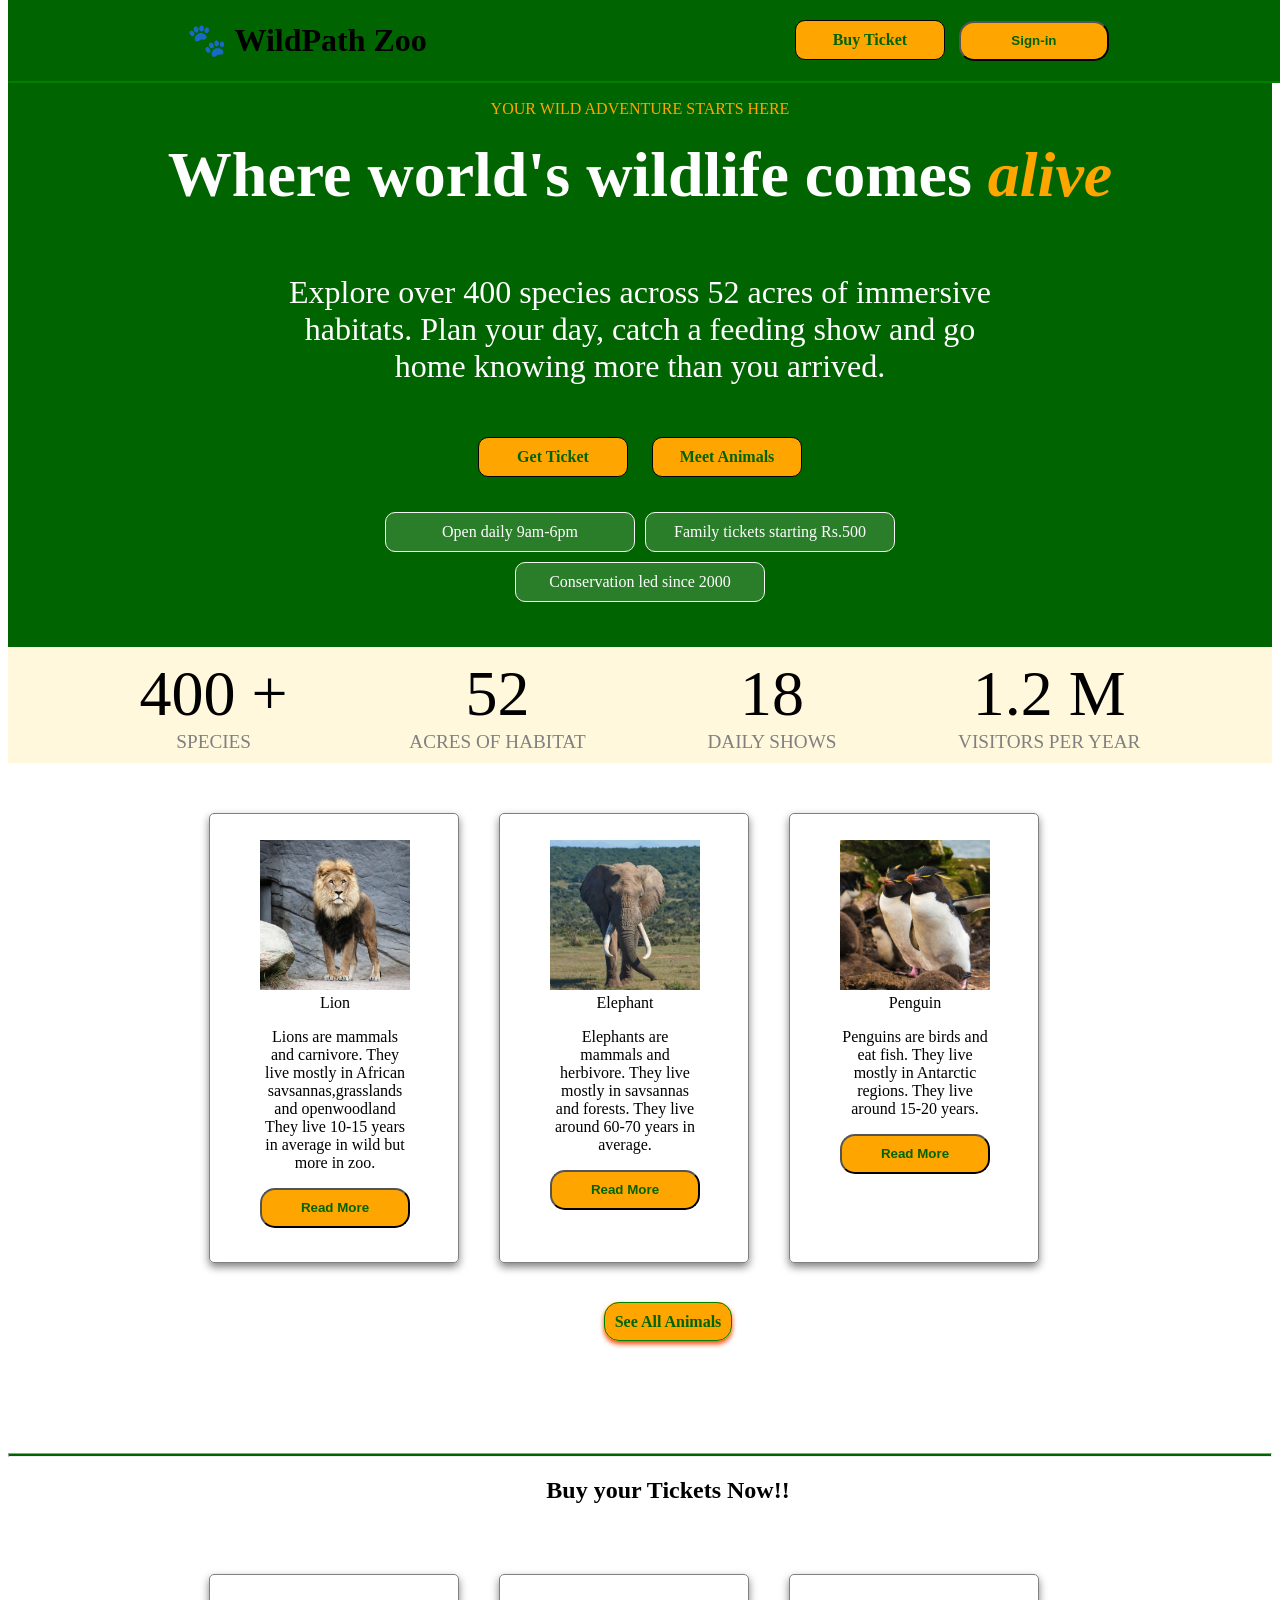
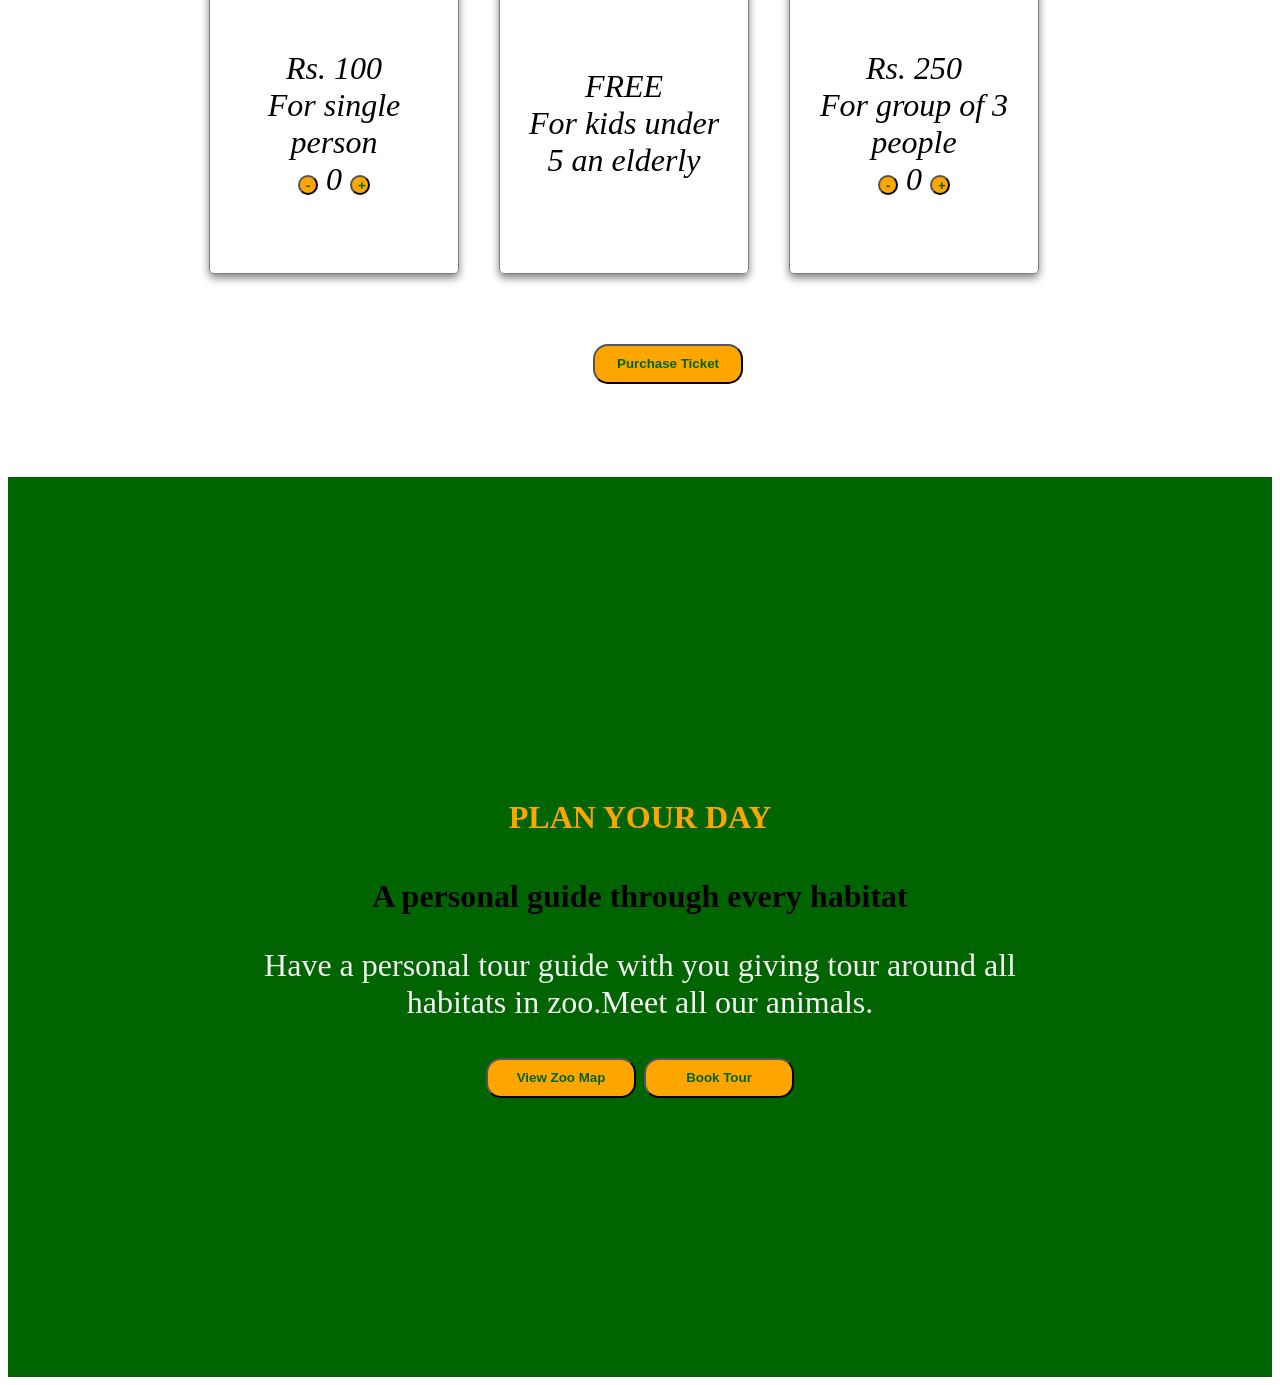
<file: index.html>
<!DOCTYPE html>
<html>
    <head>
        <meta name="viewport" content="width=device-width, initial-scale=1.0">
        <meta name="description" content="A zoo website full of amazing animals and trips.">
        <title>Zoo Website</title>
        <link rel="stylesheet" href="./styles.css">
    </head>
    <body>
        <header>
            <h1 id="title"> 🐾 WildPath Zoo</h1>
            <nav class="navigation">
                <a href="#buy-tickets">Buy Ticket</a>
                <button id="sign-inBtn">Sign-in</button>
            </nav>
        <dialog class="log-in">
            <form>
            <div class="sign-in">
              <h2>Sign-in Form</h2>
              <label for="mail-si">Email:</label>
              <input type="email" id="mail-si" name="mail" required>

              <label for="password">Password:</label>
              <input type="password" id="password" name="password">

              <button type="submit" id="sign-in">Sign-in</button>
              <button class="closeBtn">Close</button>
              <p>Don't have an accout <span class="green create-account">Create Account</span></p>
            </div>
            </form>
        </dialog>

        <dialog class="log-up">
            <form>
            <div class="sign-up">
              <h2>Sign-up Form</h2>
              <p class="green"><span aria-hidden="true">*</span> All fields are required to sign-up</p>
              <label for="first-name">First Name:</label>
              <input id="first-name" name="first-name" type="text" required>
              <label for="last-name">Last Name:</label>
              <input id="last-name" name="last-name" type="text" required>
              <label for="mail">Email:</label>
              <input type="email" id="mail" name="mail" required>
              <label for="password">Password:</label>
              <input type="password" id="password" name="password">
              <button type="submit" id="sign-up">Sign-up</button>
              <button class="closeBtn">Close</button>
              <p >Already have an accout <span class="green accountCreated">Sign-in</span></p>
            </div>
            </form>
        </dialog>

        <dialog class="tickets">
           <form>
              <h2>Visitor Details:</h2>
              <label for="full-name">Full Name (Required) </label>
              <input type="text" id="full-name" required name="full-name">

              <label for="email-id">Email for Conformation Message (Required)</label>
              <input type="email" id="email-id" required name="email-id">

              <label for="number">Phone Number </label>
              <input type="tel" id="number" name="number">

              <h2>Visit Details:</h2>
              <label for="date">Date of Visit (Required)</label>
              <input type="date" id="date" name="date" required>
               
              <label for="no-of-tickets">Number of Tickets </label>
              <input id="no-of-tickets" type="number" readonly>

              <label for="total">Toatal Cost </label>
              <input type="text" id="total" name="total" readonly>

              <h2>Payment Details:</h2>
              <label for="card-number">Card Number (Required)</label>
              <input type="text" required id="card-number" name="card-number">

              <label for="exp">Expiry (Required)</label>
              <input id="exp" name="exp" type="text" required>

              <label for="cvv">CVV (Required)</label>
              <input id="cvv" name="cvv" type="text" required>

              <button type="submit">Confirm and Buy</button>
              <button type="button" id="cancel">Cancel</button>

            </form>
        </dialog>

        </header>
        <section class="hero-section">
            <span class="orange ">YOUR WILD ADVENTURE STARTS HERE</span> <h2><span class="large">Where world's wildlife comes <span class="orange italic">alive</span></span></h2>
            <p>Explore over 400 species across 52 acres of immersive habitats. 
                Plan your day, catch a feeding show and go home knowing more than you arrived.</p>
                <nav class="navigation">
                    <a href="#buy-tickets">Get Ticket</a>
                    <a href="./animals.html">Meet Animals</a>
                </nav>
                <div class="info">
                    <span>Open daily 9am-6pm</span>
                    <span>Family tickets starting Rs.500</span>
                    <span>Conservation led since 2000</span>
                </div>
        </section>
        <div class="banner-info">
            <span class="large">400 +<span class="small grey">SPECIES</span></span>
            <span class="large">52 <span class=" grey small">ACRES OF HABITAT</span></span>
            <span class="large">18 <span class="grey small">DAILY SHOWS</span></span>
            <span class="large">1.2 M<span class="small grey">VISITORS PER YEAR </span></span>
        </div>
        <section class="animals">
            <section class="animal-card">
            <div class="card">
                <figure>
                <img src="./images/lion (1).jpg" alt="lion">
                <figcaption>Lion</figcaption>
                <p>Lions are mammals and carnivore. They live mostly in African savsannas,grasslands and openwoodland
                    They live 10-15 years in average in wild but more in zoo.
                </p>
                <button class="read-more">Read More</button>
                </figure>
            </div>
            <dialog  class="animal-details">
                <img src="./images/lion (1).jpg" alt="lion">
                <figcaption>Lion</figcaption>
                <div class="information">
                    <p><span class="bold">Type:</span> Mammals</p>
                    <p><span class="bold">Group:</span> Big Cats</p>
                    <p><span class="bold">Habitat:</span> African savannas, grasslands, open woodland</p>
                    <p><span class="bold">Diet:</span> Carnivore (meat eaters)</p>
                    <p><span class="bold">Average Lifespan:</span> 10-14 years in wild, longer in zoo</p>
                    <p><span class="bold">Size:</span> 120-250 kg</p>
                    <p><span class="bold">Fun Fact:</span> A lion's mane can make it look larger and may signal age and health.</p>
                    <h3>
                        Basic Information
                    </h3>
                    <ul>
                        <li>Lions live in social groups called <strong>prides</strong>.</li>
                        <li>A pride usually contains females, cubs, and a few males.</li>
                        <li>Females usually do most hunting.</li>
                    </ul>
                    <h3>
                        Adaptations
                    </h3>
                    <ul>
                        <li>Strong night vision.</li>
                        <li>Sharp retractable claws.</li>
                        <li>Roaring helps defend territory.</li>
                    </ul>
                </div>
              <button class="close">Close</button>

            </dialog>
            <div class="card">
                <figure>
                <img src="./images/elephant (1).jpg" alt="elephant">
                <figcaption>Elephant</figcaption>
                <p>Elephants are mammals and herbivore. They live mostly in  savsannas and forests.
                    They live around 60-70 years in average.
                </p>
                <button class="read-more">Read More</button>
                </figure>
            </div>
            <dialog  class="animal-details">
                <img src="./images/elephant (1).jpg" alt="elephant">
                <figcaption>Elephant</figcaption>
                <div class="information">
                    <p><span class="bold">Type:</span> Mammals</p>
                    <p><span class="bold">Habitat:</span> Savannas and forests</p>
                    <p><span class="bold">Diet:</span> Herbivore</p>
                    <p><span class="bold">Average Lifespan:</span>Around 60-70 years</p>
                    <p><span class="bold">Size:</span> 120-250 kg</p>
                    <p><span class="bold">Fun Fact:</span> Elephants communicate through low-frequency sounds over long distances.</p>
                    <h3>
                        Basic Information
                    </h3>
                    <ul>
                        <li>Largest land animal. </li>
                        <li>Lives in family groups led by older females.</li>
                    </ul>
                    <h3>
                        Adaptations
                    </h3>
                    <ul>
                        <li>Trunk used for breathing, grabbing food, drinking.</li>
                        <li>Large ears help cool body temperature.</li>
                    </ul>
                </div>
              <button class="close">Close</button>

            </dialog>
            <div class="card">
                <figure>
                <img src="./images/penguine (1).jpg" alt="Penguin">
                <figcaption>Penguin</figcaption>
                <p>Penguins are birds and eat fish. They live mostly in Antarctic regions.
                    They live around 15-20 years.
                </p>
                <button class="read-more">Read More</button>
                </figure>
            </div>
            <dialog  class="animal-details">
                <img src="./images/penguine (1).jpg" alt="Penguin">
                <figcaption>Penguin</figcaption>
                <div class="information">
                    <p><span class="bold">Type:</span> Birds</p>
                    <p><span class="bold">Habitat:</span>Antarctic regions</p>
                    <p><span class="bold">Diet:</span> Fish ,squid and krill</p>
                    <p><span class="bold">Average Lifespan:</span> Around 15-20 years</p>
                    <p><span class="bold">Size:</span> 120-250 kg</p>
                    <p><span class="bold">Fun Fact:</span> Emperor penguin fathers help protect eggs during harsh winter conditions.</p>
                    <h3>
                        Basic Information
                    </h3>
                    <ul>
                        <li>Penguins cannot fly but are excellent swimmers.</li>
                        <li>They live in large colonies.</li>
                    </ul>
                    <h3>
                        Adaptations
                    </h3>
                    <ul>
                        <li>Dense waterproof feathers.</li>
                        <li>Thick fat layer for insulation.</li>
                    </ul>

                </div>
              <button class="close">Close</button>

            </dialog>
        </section>
         <a class="anchor" href="./animals.html">See All Animals</a>
        </section>
        <hr>
        <div class="ticket-purchase">
           <h2>Buy your Tickets Now!!</h2>
           <section id="buy-tickets">
              <div class="card ticket" data-price="100">
                <span class="price">Rs. 100</span>
                <span>For single person</span>
                <div>
                  <button class="minus">-</button>

                  <span class="count">0</span>

                  <button class="plus">+</button>
               </div>
              </div>
              <div class="card">
                <span class="price">FREE</span>
                <span>For kids under 5 an elderly</span>
              </div>
              <div class="card ticket" data-price="250">
                <span class="price">Rs. 250</span>
                <span>For group of 3 people </span>
                <div>
                  <button class="minus">-</button>

                  <span class="count">0</span>

                  <button class="plus">+</button>
               </div>
              </div>

           </section>
          <button id="ticket-btn">Purchase Ticket</button>

        </div>
        <section class="tour">
            <h4 class="orange"> PLAN YOUR DAY </h4>
            <span>A personal guide through every habitat</span>
            <p class="white">Have a personal tour guide with you giving tour around all habitats in zoo.Meet all our animals.</p>
            <nav>
            <button type="button" id="view-zoo-btn">View Zoo Map</button>
            <button type="button" id="tour-btn">Book Tour</button>
            </nav>
        </section>
         <dialog class="tour-purchase">
           <form>
              <h2>Visitor Details:</h2>
              <label for="full-name">Full Name (Required) </label>
              <input type="text" id="full-name" required name="full-name">

              <label for="email-id">Email for Conformation Message (Required)</label>
              <input type="email" id="email-id" required name="email-id">

              <label for="number">Phone Number </label>
              <input type="tel" id="number" name="number">

              <h2>Visit Details:</h2>
              <label for="date-tour">Date of Visit (Required)</label>
              <input type="date" id="date-tour" name="date" required>
               
              <label for="total-cost">Toatal Cost </label>
              <input type="text" id="total-cost" name="total" value="Rs 5000" readonly>

              <h2>Payment Details:</h2>
              <label for="card-number-tour">Card Number (Required)</label>
              <input type="text" required id="card-number-tour" name="card-number">

              <label for="exp-tour">Expiry (Required)</label>
              <input id="exp-tour" name="exp" type="text" required>

              <label for="cvv-tour">CVV (Required)</label>
              <input id="cvv-tour" name="cvv" type="text" required>

              <button type="submit">Confirm and Buy</button>
              <button type="button" id="cancel-tour">Cancel</button>

            </form>
        </dialog>
        <dialog id="zoo-map">
            <img src="./images/Zoo Map and Guide.png" alt="Zoo map and guide">
            <figcaption>Zoo Map and Guide</figcaption>
            <button type="button" id="zoo-map-cancel">Close</button>
        </dialog>


        <script src="./script.js"></script>

    </body>
</html>
</file>
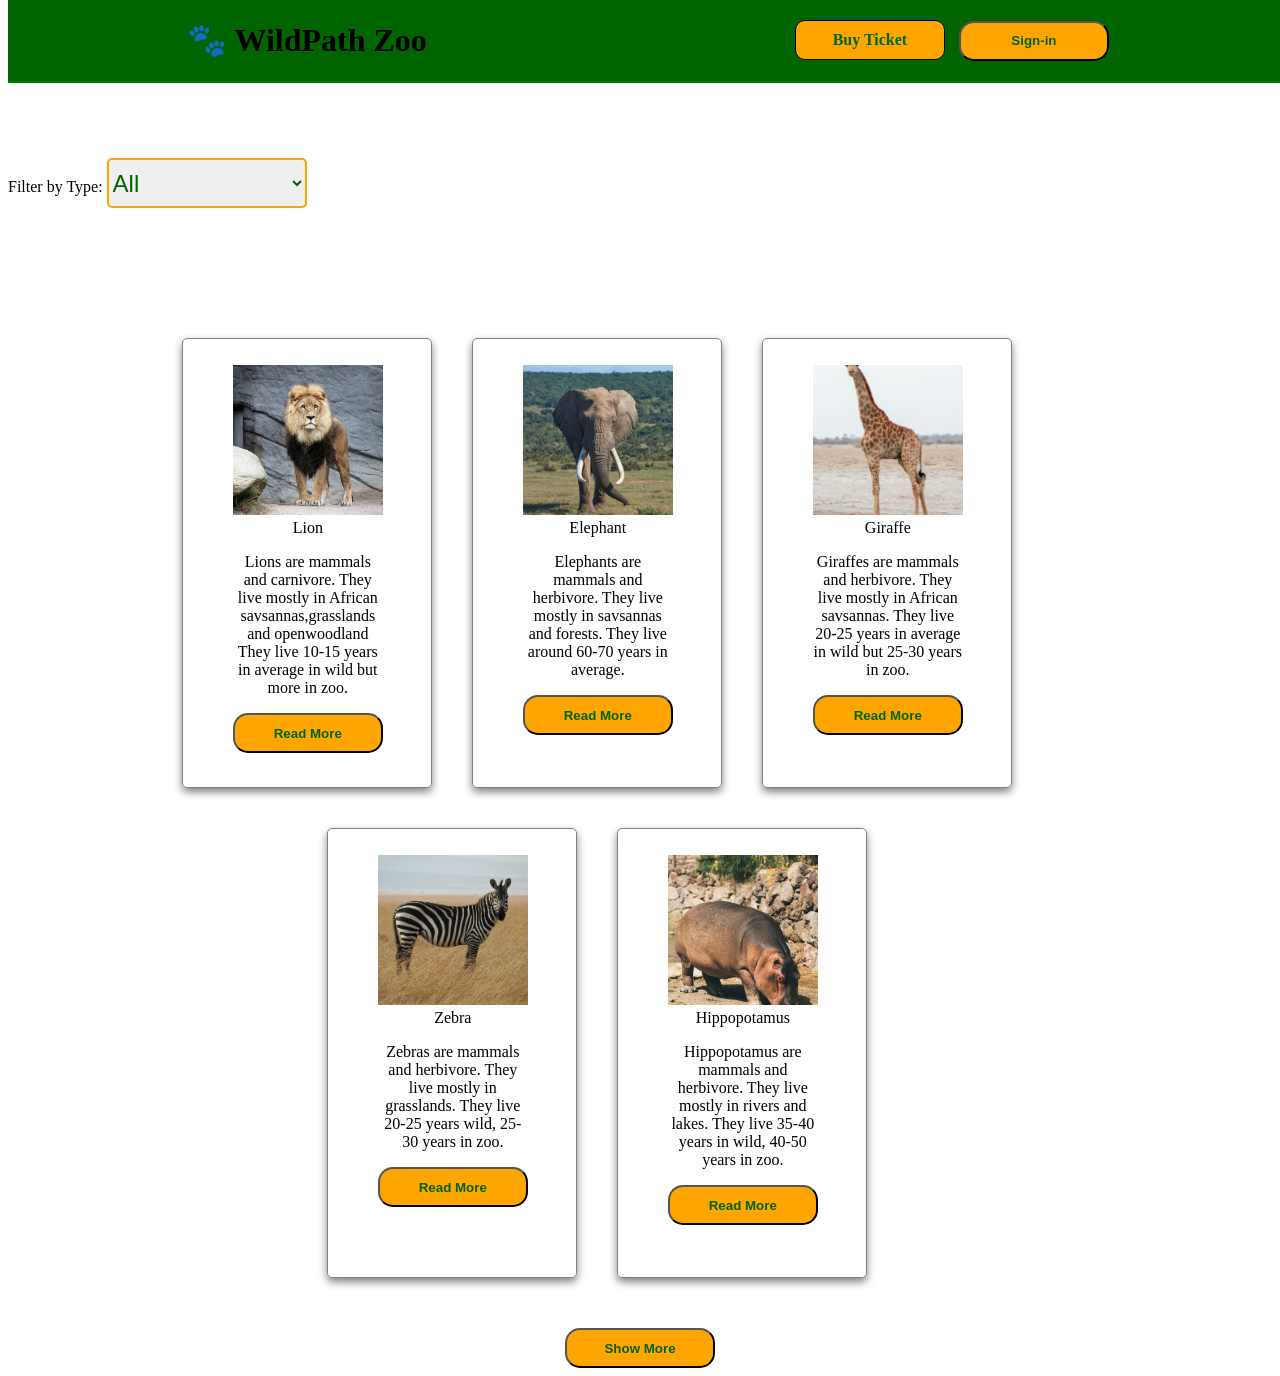
<file: animals.html>
<!DOCTYPE html>
<html>
    <head>
        <meta name="viewport" content="width=device-width, initial-scale=1.0">
        <meta name="description" content="A zoo website full of amazing animals and trips.">
        <title>Zoo Website</title>
        <link rel="stylesheet" href="./styles.css">
    </head>
    <body>
        <header>
            <h1 id="title">🐾 WildPath Zoo</h1>
            <nav class="navigation">
                <a href="./index.html#buy-tickets">Buy Ticket</a>
                <button id="sign-inBtn">Sign-in</button>
            </nav>
        <dialog class="log-in">
            <form>
            <div class="sign-in">
              <h2>Sign-in Form</h2>
              <p class="green"><span aria-hidden="true">*</span>All fields are required to sign-in</p>
              <label for="first-name-si">First Name:</label>
              <input id="first-name-si" name="first-name" type="text" required>
              <label for="last-name-si">Last Name:</label>
              <input id="last-name-si" name="last-name" type="text" required>
              <label for="mail-si">Email:</label>
              <input type="email" id="mail-si" name="mail" required>
              <button type="submit" id="sign-in">Sign-in</button>
              <button class="closeBtn">Close</button>
              <p>Don't have an accout <span class="green create-account">Create Account</span></p>
            </div>
            </form>
        </dialog>

        <dialog class="log-up">
            <form>
            <div class="sign-up">
              <h2>Sign-up Form</h2>
              <p class="green"><span aria-hidden="true">*</span> All fields are required to sign-up</p>
              <label for="first-name">First Name:</label>
              <input id="first-name" name="first-name" type="text" required>
              <label for="last-name">Last Name:</label>
              <input id="last-name" name="last-name" type="text" required>
              <label for="mail">Email:</label>
              <input type="email" id="mail" name="mail" required>
              <button type="submit" id="sign-up">Sign-up</button>
              <button class="closeBtn">Close</button>
              <p >Already have an accout <span class="green accountCreated">Sign-in</span></p>
            </div>
            </form>
        </dialog>

        </header>
        
        <label for="animal-filter">Filter by Type: </label>
        <select id="animal-filter" class="filter">
            <option value="all" id="all">All</option>
            <option value="mammals" id="mammals">Mammals</option>
            <option value="reptiles" id="reptiles">Reptiles</option>
            <option value="birds" id="birds">Birds</option>
            <option value="insects" id="insects">Insects</option>
            <option value="arachnids" id="arachnids">Arachnids</option>

        </select>
        <p class="no-results" style="display:none;">No animals found for this category.</p>
    <section class="animals-6">
        <section class="animal-card">
            <div class="card " data-category="mammals">
                <figure>
                <img src="./images/lion (1).jpg" alt="lion">
                <figcaption>Lion</figcaption>
                <p>Lions are mammals and carnivore. They live mostly in African savsannas,grasslands and openwoodland
                    They live 10-15 years in average in wild but more in zoo.
                </p>
                <button class="read-more">Read More</button>
                </figure>
            </div>
            <dialog  class="animal-details">
                <img src="./images/lion (1).jpg" alt="lion">
                <figcaption>Lion</figcaption>
                <div class="information">
                    <p><span class="bold">Type:</span> Mammals</p>
                    <p><span class="bold">Group:</span> Big Cats</p>
                    <p><span class="bold">Habitat:</span> African savannas, grasslands, open woodland</p>
                    <p><span class="bold">Diet:</span> Carnivore (meat eaters)</p>
                    <p><span class="bold">Average Lifespan:</span> 10-14 years in wild, longer in zoo</p>
                    <p><span class="bold">Size:</span> 120-250 kg</p>
                    <p><span class="bold">Fun Fact:</span> A lion's mane can make it look larger and may signal age and health.</p>
                    <h3>
                        Basic Information
                    </h3>
                    <ul>
                        <li>Lions live in social groups called <strong>prides</strong>.</li>
                        <li>A pride usually contains females, cubs, and a few males.</li>
                        <li>Females usually do most hunting.</li>
                    </ul>
                    <h3>
                        Adaptations
                    </h3>
                    <ul>
                        <li>Strong night vision.</li>
                        <li>Sharp retractable claws.</li>
                        <li>Roaring helps defend territory.</li>
                    </ul>
                </div>
              <button class="close">Close</button>

            </dialog>


            <div class="card " data-category="mammals">
                <figure>
                <img src="./images/elephant (1).jpg" alt="elephant">
                <figcaption>Elephant</figcaption>
                <p>Elephants are mammals and herbivore. They live mostly in  savsannas and forests.
                    They live around 60-70 years in average.
                </p>
                <button class="read-more">Read More</button>
                </figure>
            </div>
            <dialog  class="animal-details">
                <img src="./images/elephant (1).jpg" alt="elephant">
                <figcaption>Elephant</figcaption>
                <div class="information">
                    <p><span class="bold">Type:</span> Mammals</p>
                    <p><span class="bold">Habitat:</span> Savannas and forests</p>
                    <p><span class="bold">Diet:</span> Herbivore</p>
                    <p><span class="bold">Average Lifespan:</span>Around 60-70 years</p>
                    <p><span class="bold">Size:</span> 120-250 kg</p>
                    <p><span class="bold">Fun Fact:</span> Elephants communicate through low-frequency sounds over long distances.</p>
                    <h3>
                        Basic Information
                    </h3>
                    <ul>
                        <li>Largest land animal. </li>
                        <li>Lives in family groups led by older females.</li>
                    </ul>
                    <h3>
                        Adaptations
                    </h3>
                    <ul>
                        <li>Trunk used for breathing, grabbing food, drinking.</li>
                        <li>Large ears help cool body temperature.</li>
                    </ul>
                </div>
              <button class="close">Close</button>
            </dialog>



            <div class="card " data-category="mammals">
                <figure>
                <img src="./images/girrafe (1).jpg" alt="girafe">
                <figcaption>Giraffe</figcaption>
                <p>Giraffes are mammals and herbivore. They live mostly in African savsannas.
                    They live 20-25 years in average in wild but 25-30 years in zoo.
                </p>
                <button class="read-more">Read More</button>
                </figure>
            </div>
            <dialog  class="animal-details">
                <img src="./images/girrafe (1).jpg" alt="giraffe">
                <figcaption>Lion</figcaption>
                <div class="information">
                    <p><span class="bold">Type:</span> Mammals</p>
                    <p><span class="bold">Group:</span> Giraffids</p>
                    <p><span class="bold">Habitat:</span> African savannas</p>
                    <p><span class="bold">Diet:</span> Herbivoore</p>
                    <p><span class="bold">Average Lifespan:</span> 20-25 years in wild, 25-30 years in zoo</p>
                    <p><span class="bold">Size:</span> 700-1900 kg based on sex</p>
                    <p><span class="bold">Fun Fact:</span> A giraffe’s tongue can be about 45–50 cm long.</p>
                    <h3>
                        Basic Information
                    </h3>
                    <ul>
                        <li>Tallest land animal.</li>
                        <li>Long neck helps reach high branches.</li>
                    </ul>
                    <h3>
                        Adaptations
                    </h3>
                    <ul>
                        <li>Long tongue protects against thorny plants.</li>
                        <li>Specialized heart pumps blood to the brain.</li>
                    </ul>
                </div>
              <button class="close">Close</button>

            </dialog>


            <div class="card " data-category="mammals">
                <figure>
                <img src="./images/zebra (1).jpg" alt="zebra">
                <figcaption>Zebra</figcaption>
                <p>Zebras are mammals and herbivore. They live mostly in grasslands.
                    They live 20-25 years wild, 25-30 years in zoo.
                </p>
                <button class="read-more">Read More</button>
                </figure>
            </div>
            <dialog  class="animal-details">
                <img src="./images/zebra (1).jpg" alt="zebra">
                <figcaption>Zebra</figcaption>
                <div class="information">
                    <p><span class="bold">Type:</span> Mammals</p>
                    <p><span class="bold">Group:</span> Equids (horse family)</p>
                    <p><span class="bold">Habitat:</span> Grasslands</p>
                    <p><span class="bold">Diet:</span> Herbivore </p>
                    <p><span class="bold">Average Lifespan:</span> 20-25 years in wild, 25-30 years in zoo</p>
                    <p><span class="bold">Size:</span> About 350 kg</p>
                    <p><span class="bold">Fun Fact:</span> Each zebra has unique stripes just likde human fingerprints.</p>
                    <h3>
                        Basic Information
                    </h3>
                    <ul>
                        <li>Related to horses.</li>
                        <li>Lives in groups for protection..</li>
                    </ul>
                    <h3>
                        Adaptations
                    </h3>
                    <ul>
                        <li>Strong legs for running.</li>
                        <li>Stripes may confuse predators.</li>
                    </ul>
                </div>
              <button class="close">Close</button>

            </dialog>


            <div class="card " data-category="mammals">
                <figure>
                <img src="./images/hippopotamus (1).jpg" alt="hippopotamus">
                <figcaption>Hippopotamus</figcaption>
                <p>Hippopotamus are mammals and herbivore. They live mostly in rivers and lakes.
                    They live 35-40 years in wild, 40-50 years in zoo.
                </p>
                <button class="read-more">Read More</button>
                </figure>
            </div>
            <dialog  class="animal-details">
                <img src="./images/hippopotamus (1).jpg" alt="hippopotamus">
                <figcaption>Hippopotamus</figcaption>
                <div class="information">
                    <p><span class="bold">Type:</span> Mammals</p>
                    <p><span class="bold">Group:</span> Hippopotamids (large semi-aquatic hoofed mammals)</p>
                    <p><span class="bold">Habitat:</span> Rivers and Lakes</p>
                    <p><span class="bold">Diet:</span> Herbivore</p>
                    <p><span class="bold">Average Lifespan:</span> 35-40 years in wild, 40-50 years in zoo</p>
                    <p><span class="bold">Size:</span> About 2000 kg</p>
                    <p><span class="bold">Fun Fact:</span> Hippos produce a reddish skin secretion sometimes nicknamed “blood sweat.”</p>
                    <h3>
                        Basic Information
                    </h3>
                    <ul>
                        <li>Spends much of the day in water.</li>
                        <li>Comes onto land mostly at night.</li>
                    </ul>
                    <h3>
                        Adaptations
                    </h3>
                    <ul>
                        <li>Eyes and nostrils positioned high on head.</li>
                    </ul>
                </div>
              <button class="close">Close</button>

            </dialog>


        </section>
        <button class="show-more">Show More</button>
    </section>
    <section  class="animals-12">
               <section class="animal-card">
            <div class="card" data-category="mammals">
                <figure>
                <img src="./images/tiger (1).jpg" alt="tiger">
                <figcaption>Tiger</figcaption>
                <p>Tigers are mammals and carnivore. They live mostly in forests,grasslands and mangroves.
                    They live 10-15 years in average in wild but 20-26 years in zoo.
                </p>
                <button class="read-more">Read More</button>
                </figure>
            </div>
            <dialog  class="animal-details">
                <img src="./images/tiger (1).jpg" alt="tiger">
                <figcaption>Tiger</figcaption>
                <div class="information">
                    <p><span class="bold">Type:</span> Mammals</p>
                    <p><span class="bold">Group:</span> Big Cats</p>
                    <p><span class="bold">Habitat:</span> forests,grasslands and mangroves</p>
                    <p><span class="bold">Diet:</span> Carnivore (meat eaters)</p>
                    <p><span class="bold">Average Lifespan:</span> 10-15 years in wild, 20-26 years in zoo</p>
                    <p><span class="bold">Size:</span> about 190 kg</p>
                    <p><span class="bold">Fun Fact:</span> Even a tiger’s skin has stripe patterns.</p>
                    <h3>
                        Basic Information
                    </h3>
                    <ul>
                        <li>Tigers are mostly <strong>solitary animals</strong>.</li>
                        <li>They are excellent swimmers.</li>
                    </ul>
                    <h3>
                        Adaptations
                    </h3>
                    <ul>
                        <li>Stripes help camouflage in tall grass.</li>
                        <li>Powerful back legs for jumping.</li>
                    </ul>
                </div>
              <button class="close">Close</button>

            </dialog>


            <div class="card" data-category="mammals">
                <figure>
                <img src="./images/rhiniseros (1).jpg" alt="Rhinoceros">
                <figcaption>Rhinoceros</figcaption>
                <p>Rhinoceros are mammals and herbivore. They live mostly in grasslands.
                    They live around 35-40 years in wild and 40-50 years in zoo.
                </p>
                <button class="read-more">Read More</button>
                </figure>
            </div>
            <dialog  class="animal-details">
                <img src="./images/rhiniseros (1).jpg" alt="Rhinoceros">
                <figcaption>Rhinoceros</figcaption>
                <div class="information">
                    <p><span class="bold">Type:</span> Mammals</p>
                    <p><span class="bold">Group:</span> Rhinocerotidae</p>                  
                    <p><span class="bold">Habitat:</span> Grasslands</p>
                    <p><span class="bold">Diet:</span> Herbivore</p>
                    <p><span class="bold">Average Lifespan:</span>Around 35-40 years in wild and 40-50 years in zoo</p>
                    <p><span class="bold">Size:</span> About 2000 kg</p>
                    <p><span class="bold">Fun Fact:</span> Rhino horns are made mainly of keratin—the same material as human nails.</p>
                    <h3>
                        Basic Information
                    </h3>
                    <ul>
                        <li>Has thick protective skin.</li>
                        <li>Usually peaceful but can charge if threatened.</li>
                    </ul>
                    <h3>
                        Adaptations
                    </h3>
                    <ul>
                        <li>Excellent sense of smell.</li>
                    </ul>
                </div>
              <button class="close">Close</button>
            </dialog>


            <div class="card" data-category="mammals">
                <figure>
                <img src="./images/gorilla (1).jpg" alt="Gorilla">
                <figcaption>Gorilla</figcaption>
                <p>Gorillas are mammals and herbivore. They live mostly in Tropic forests.
                    They live around 35-40 years in wild and 45-50 years in zoo.
                </p>
                <button class="read-more">Read More</button>
                </figure>
            </div>
            <dialog  class="animal-details">
                <img src="./images/gorilla (1).jpg" alt="Gorilla">
                <figcaption>Gorilla</figcaption>
                <div class="information">
                    <p><span class="bold">Type:</span> Mammals</p>
                    <p><span class="bold">Group:</span> Great apes  family Hominidae (primate mammals)</p>                   
                    <p><span class="bold">Habitat:</span>Tropical forests</p>
                    <p><span class="bold">Diet:</span> Mostly eat plants</p>
                    <p><span class="bold">Average Lifespan:</span> Around 35-40 years in wild and 45-50 years in zoo</p>
                    <p><span class="bold">Size:</span> About 140 kg</p>
                    <p><span class="bold">Fun Fact:</span> Gorillas can learn sign-based communication systems.</p>
                    <h3>
                        Basic Information
                    </h3>
                    <ul>
                        <li>Largest living primate</li>
                        <li>Lives in family groups.</li>
                    </ul>
                    <h3>
                        Adaptations
                    </h3>
                    <ul>
                        <li>Strong arms for climbing.</li>
                        <li>Intelligent social behavior.</li>
                    </ul>

                </div>
              <button class="close">Close</button>

            </dialog>

            <div class="card" data-category="mammals">
                <figure>
                <img src="./images/champenzee (1).jpg" alt="Chimpanzee">
                <figcaption>Chimpanzee</figcaption>
                <p>Chimpanzees are mammals and omnivore. They live mostly in forests and woodlands.
                    They live 33-40 years in average in wild but 45-60 years in zoo.
                </p>
                <button class="read-more">Read More</button>
                </figure>
            </div>
            <dialog  class="animal-details">
                <img src="./images/champenzee (1).jpg" alt="Chimpanzee">
                <figcaption>Chimpanzee</figcaption>
                <div class="information">
                    <p><span class="bold">Type:</span> Mammals</p>
                    <p><span class="bold">Group:</span> Great apes family Hominidae (primate mammals)</p>
                    <p><span class="bold">Habitat:</span> Forests and woodland</p>
                    <p><span class="bold">Diet:</span> Omnivore </p>
                    <p><span class="bold">Average Lifespan:</span> 33-40 years in average in wild but 45-60 years in zoo</p>
                    <p><span class="bold">Size:</span> about 45 kg</p>
                    <p><span class="bold">Fun Fact:</span> Chimpanzees show complex social behavior and cooperation.</p>
                    <h3>
                        Basic Information
                    </h3>
                    <ul>
                        <li>Highly intelligent.</li>
                        <li>Uses sticks and stones as tools.</li>
                    </ul>
                    <h3>
                        Adaptations
                    </h3>
                    <ul>
                        <li>Opposable thumbs for gripping.</li>
                    </ul>
                </div>
              <button class="close">Close</button>

            </dialog>


            <div class="card" data-category="mammals">
                <figure>
                <img src="./images/red panda (1).jpg" alt="Red Panda">
                <figcaption>Red Panda</figcaption>
                <p>Red Pandas are mammals and herbivore. They live mostly in mountain forests.
                     They live 8-10 years in average in wild but 12-15 years in zoo.
                </p>
                <button class="read-more">Read More</button>
                </figure>
            </div>
            <dialog  class="animal-details">
                <img src="./images/red panda (1).jpg" alt="Red Panda">
                <figcaption>Red Panda</figcaption>
                <div class="information">
                    <p><span class="bold">Type:</span> Mammals</p>
                    <p><span class="bold">Group:</span> Ailurids</p>
                    <p><span class="bold">Habitat:</span> Mountain forests</p>
                    <p><span class="bold">Diet:</span> Mostly eat bamboo</p>
                    <p><span class="bold">Average Lifespan:</span> About 8-10 years in average in wild but 12-15 years in zoo </p>
                    <p><span class="bold">Size:</span> About 5 kg</p>
                    <p><span class="bold">Fun Fact:</span> Red pandas wrap their tails around themselves to stay warm.</p>
                    <h3>
                        Basic Information
                    </h3>
                    <ul>
                        <li>Not closely related to giant pandas.</li>
                        <li>Excellent climber.</li>
                    </ul>
                    <h3>
                        Adaptations
                    </h3>
                    <ul>
                        <li>Thick fur for cold climates.</li>
                        <li>Bushy tail for balance.</li>
                    </ul>
                </div>
              <button class="close">Close</button>

            </dialog>


            <div class="card" data-category="mammals">
                <figure>
                <img src="./images/koala (1).jpg" alt="Koala">
                <figcaption>Koala</figcaption>
                <p>Koalas are mammals and herbivore. They live mostly in Eucalyptus forests in Australia.
                    They live 10-15 years in average in wild but 15-20 years in zoo.
                </p>
                <button class="read-more">Read More</button>
                </figure>
            </div>
            <dialog  class="animal-details">
                <img src="./images/koala (1).jpg" alt="Koala">
                <figcaption>Koala</figcaption>
                <div class="information">
                    <p><span class="bold">Type:</span> Mammals</p>
                    <p><span class="bold">Group:</span> Marsupial</p>
                    <p><span class="bold">Habitat:</span> Eucalyptus forests in Australia</p>
                    <p><span class="bold">Diet:</span> Herbivore </p>
                    <p><span class="bold">Average Lifespan:</span> About 10-15 years in average in wild but 15-20 years in zoo</p>
                    <p><span class="bold">Size:</span> About 9 kg</p>
                    <p><span class="bold">Fun Fact:</span> Koalas have fingerprints that look surprisingly similar to humans'.</p>
                    <h3>
                        Basic Information
                    </h3>
                    <ul>
                        <li>Koalas spend most of life in trees.</li>
                        <li>They sleep many hours because their diet provides limited energy.</li>
                    </ul>
                    <h3>
                        Adaptations
                    </h3>
                    <ul>
                        <li>Specialized digestive system.</li>
                        <li>Sharp claws for climbing..</li>
                    </ul>
                </div>
              <button class="close">Close</button>

            </dialog>


        </section>
        <button class="show-more">Show More</button>
        <button class="show-less">Show Less</button>
    </section>

   <section  class="animals-18">
        <section class="animal-card">
            <div class="card" data-category="mammals">
                <figure>
                <img src="./images/meerkat (1).jpg" alt="Meerkat">
                <figcaption>Meerkat</figcaption>
                <p>Meerkats are mammals and omnivore. They live mostly in deserts and dry islands.
                    They live 6-10 years in average in wild but 12-15 years in zoo.
                </p>
                <button class="read-more">Read More</button>
                </figure>
            </div>
            <dialog  class="animal-details">
                <img src="./images/tiger (1).jpg" alt="tiger">
                <figcaption>Tiger</figcaption>
                <div class="information">
                    <p><span class="bold">Type:</span> Mammals</p>
                    <p><span class="bold">Group:</span> Mangoose Family</p>
                    <p><span class="bold">Habitat:</span> Deserts and dry grasslands</p>
                    <p><span class="bold">Diet:</span> Omnivore</p>
                    <p><span class="bold">Average Lifespan:</span> About 6-10 years in wild, 12-15 years in zoo</p>
                    <p><span class="bold">Size:</span> about 0.8 kg</p>
                    <p><span class="bold">Fun Fact:</span> Meerkats teach young members how to handle prey.</p>
                    <h3>
                        Basic Information
                    </h3>
                    <ul>
                        <li>Meerkats live in social groups called <strong>mobs</strong>.</li>
                        <li>They work together to find food and protect young.</li>
                    </ul>
                    <h3>
                        Adaptations
                    </h3>
                    <ul>
                        <li>Sharp claws for digging.</li>
                        <li>Dark patches around eyes reduce sunlight glare.</li>
                    </ul>
                </div>
              <button class="close">Close</button>

            </dialog>

            <div class="card" data-category="mammals">
                <figure>
                <img src="./images/otter (1).jpg" alt="Otter">
                <figcaption>Otter</figcaption>
                <p>Otters are mammals and Carnivore. They live mostly in rivers and wetlands.
                    They live around 8-15 years in wild and 12-25 years in zoo.
                </p>
                <button class="read-more">Read More</button>
                </figure>
            </div>
            <dialog  class="animal-details">
                <img src="./images/otter (1).jpg" alt="Otter">
                <figcaption>Otter</figcaption>
                <div class="information">
                    <p><span class="bold">Type:</span> Mammals</p>
                    <p><span class="bold">Group:</span> Mustelids</p>                  
                    <p><span class="bold">Habitat:</span> Rivers and wetlands</p>
                    <p><span class="bold">Diet:</span> Carnivore</p>
                    <p><span class="bold">Average Lifespan:</span>Around 8-15 years in wild and 12-25 years in zoo</p>
                    <p><span class="bold">Size:</span> About 15 kg</p>
                    <p><span class="bold">Fun Fact:</span> Some otters use rocks as tools to break shells.</p>
                    <h3>
                        Basic Information
                    </h3>
                    <ul>
                        <li>Otters are excellent swimmers.</li>
                        <li>They are playful and highly social.</li>
                    </ul>
                    <h3>
                        Adaptations
                    </h3>
                    <ul>
                        <li>Streamlined body reduces water resistance.</li>
                        <li>Dense fur traps warmth.</li>
                    </ul>
                </div>
              <button class="close">Close</button>
            </dialog>

            <div class="card" data-category="reptiles">
                <figure>
                <img src="./images/tortoise (1).jpg" alt="Giant Tortoise">
                <figcaption>Giant Tortoise</figcaption>
                <p>Giant Tortoises are reptiles and herbivore. They live mostly in islands and dry forests .
                    They live 100-150 years in average in wild but 120-170 years in zoo.
                </p>
                <button class="read-more">Read More</button>
                </figure>
            </div>
            <dialog  class="animal-details">
                <img src="./images/tortoise (1).jpg" alt="Giant Tortoise">
                <figcaption>Giant Tortoise</figcaption>
                <div class="information">
                    <p><span class="bold">Type:</span> Reptiles</p>
                    <p><span class="bold">Group:</span> Tortoises</p>
                    <p><span class="bold">Habitat:</span> Islands and dry forests </p>
                    <p><span class="bold">Diet:</span> Herbivore </p>
                    <p><span class="bold">Average Lifespan:</span> About 100-150 years in average in wild but 120-170 years in zoo</p>
                    <p><span class="bold">Size:</span> About 250 kg</p>
                    <p><span class="bold">Fun Fact:</span> Some giant tortoises become over a century old.</p>
                    <h3>
                        Basic Information
                    </h3>
                    <ul>
                        <li>Moves slowly but efficiently.</li>
                        <li>Stores water effectively.</li>
                    </ul>
                    <h3>
                        Adaptations
                    </h3>
                    <ul>
                        <li>Strong shell for protection.</li>
                    </ul>
                </div>
              <button class="close">Close</button>

            </dialog>

            <div class="card" data-category="reptiles">
                <figure>
                <img src="./images/anaconda (1).jpg" alt="Anaconda">
                <figcaption>Anaconda</figcaption>
                <p>Anaconda are reptiles and Carnivore. They live mostly in rivers, marshes and wetlands.
                     They live 10-15 years in average in wild but 20-30 years in zoo.
                </p>
                <button class="read-more">Read More</button>
                </figure>
            </div>
            <dialog  class="animal-details">
                <img src="./images/anaconda (1).jpg" alt="Anaconda">
                <figcaption>Anaconda</figcaption>
                <div class="information">
                    <p><span class="bold">Type:</span> Reptiles</p>
                    <p><span class="bold">Group:</span> Boas (boa snakes)</p>
                    <p><span class="bold">Habitat:</span> Rivers, marshes, wetlands</p>
                    <p><span class="bold">Diet:</span> Carnivore</p>
                    <p><span class="bold">Average Lifespan:</span> About 10-15 years in average in wild but 20-30 years in zoo </p>
                    <p><span class="bold">Size:</span> About 150 kg</p>
                    <p><span class="bold">Fun Fact:</span> Their eyes and nostrils sit high on the head for swimming.</p>
                    <h3>
                        Basic Information
                    </h3>
                    <ul>
                        <li>One of the heaviest snake species.</li>
                        <li>Spends much time in water.</li>
                    </ul>
                    <h3>
                        Adaptations
                    </h3>
                    <ul>
                        <li>Flexible jaws.</li>
                        <li>Camouflage coloring.</li>
                    </ul>
                </div>
              <button class="close">Close</button>

            </dialog>

            <div class="card" data-category="reptiles">
                <figure>
                <img src="./images/crocodile (1).jpg" alt="Crocodile">
                <figcaption>Crocodile</figcaption>
                <p>Crocodiles are reptiles and carnivore. They live mostly in river, lakes and swamps.
                    They live around 40-70 years in wild and 50-80 years in zoo.
                </p>
                <button class="read-more">Read More</button>
                </figure>
            </div>
            <dialog  class="animal-details">
                <img src="./images/gorilla (1).jpg" alt="Crocodile">
                <figcaption>Crocodile</figcaption>
                <div class="information">
                    <p><span class="bold">Type:</span> Reptiles</p>
                    <p><span class="bold">Group:</span> Crocodilians</p>                   
                    <p><span class="bold">Habitat:</span>River, lakes and swamps</p>
                    <p><span class="bold">Diet:</span> Carnivore</p>
                    <p><span class="bold">Average Lifespan:</span> Around 40-70 years in wild and 50-80 years in zoo</p>
                    <p><span class="bold">Size:</span> About 500 kg</p>
                    <p><span class="bold">Fun Fact:</span> Crocodiles replace teeth repeatedly during life.</p>
                    <h3>
                        Basic Information
                    </h3>
                    <ul>
                        <li>Crocodiles are ambush predators.</li>
                        <li>They spend time both in water and on land.</li>
                    </ul>
                    <h3>
                        Adaptations
                    </h3>
                    <ul>
                        <li>Strong jaws and sensitive skin.</li>
                        <li>Eyes and nostrils positioned for partially submerged hunting.</li>
                    </ul>

                </div>
              <button class="close">Close</button>

            </dialog>

            <div class="card" data-category="reptiles">
                <figure>
                <img src="./images/komodo drangon (1).jpg" alt="Komodo Dragon">
                <figcaption>Komodo Dragon</figcaption>
                <p>Komodo Dragons are reptiles and carnivore. They live mostly in forests and dry islands.
                    They live 25-30 years in average in wild but 30-40 years in zoo.
                </p>
                <button class="read-more">Read More</button>
                </figure>
            </div>
            <dialog  class="animal-details">
                <img src="./images/komodo drangon (1).jpg" alt="Komodo Dragon">
                <figcaption>Komodo Dragon</figcaption>
                <div class="information">
                    <p><span class="bold">Type:</span> Reptiles</p>
                    <p><span class="bold">Group:</span> Monitor lizards</p>
                    <p><span class="bold">Habitat:</span> Forests and dry islands</p>
                    <p><span class="bold">Diet:</span> Carnivore </p>
                    <p><span class="bold">Average Lifespan:</span> about 25-30 years in average in wild but 30-40 years in zoo</p>
                    <p><span class="bold">Size:</span> About 70 kg</p>
                    <p><span class="bold">Fun Fact:</span> Komodo dragons can detect scents from long distances.</p>
                    <h3>
                        Basic Information
                    </h3>
                    <ul>
                        <li>Native to a small region of Indonesia.</li>
                        <li>Uses smell to detect prey.</li>
                    </ul>
                    <h3>
                        Adaptations
                    </h3>
                    <ul>
                        <li>Strong limbs and claws.</li>
                        <li>Excellent chemical sensing with tongue.</li>
                    </ul>
                </div>
              <button class="close">Close</button>

            </dialog>



        </section>
 
        <button class="show-more">Show More</button>
        <button class="show-less">Show Less</button>

    </section>
 
 
   <section  class="animals-24">
         <section class="animal-card">

            <div class="card" data-category="birds">
                <figure>
                <img src="./images/flamingo (1).jpg" alt="Flamingo">
                <figcaption>Flamingo</figcaption>
                <p>Flamingos are birds and eat small aquatic organisms and algae. They live mostly in Lakes, wetlands, lagoons.
                    They live 20-30 years in average in wild but 30-50 years in zoo.
                </p>
                <button class="read-more">Read More</button>
                </figure>
            </div>
            <dialog  class="animal-details">
                <img src="./images/flamingo (1).jpg" alt="Flamingo">
                <figcaption>Flamingo</figcaption>
                <div class="information">
                    <p><span class="bold">Type:</span> Birds</p>
                    <p><span class="bold">Group:</span> Wading birds  family Phoenicopteridae</p>
                    <p><span class="bold">Habitat:</span> Lakes, wetlands, lagoons</p>
                    <p><span class="bold">Diet:</span> Eat small aquatic organisms and algae</p>
                    <p><span class="bold">Average Lifespan:</span> 20-30 years in wild, 30-50 years in zoo</p>
                    <p><span class="bold">Size:</span> about 3 kg</p>
                    <p><span class="bold">Fun Fact:</span> Young flamingos are born gray and develop pink coloring over time.</p>
                    <h3>
                        Basic Information
                    </h3>
                    <ul>
                        <li>Flamingos are social birds.</li>
                        <li>They often stand on one leg.</li>
                    </ul>
                    <h3>
                        Adaptations
                    </h3>
                    <ul>
                        <li>Specialized beaks filter food from water.</li>
                        <li>Long legs allow movement through shallow water.</li>
                    </ul>
                </div>
              <button class="close">Close</button>

            </dialog>

            <div class="card " data-category="birds">
                <figure>
                <img src="./images/penguine (1).jpg" alt="Penguin">
                <figcaption>Penguin</figcaption>
                <p>Penguins are birds and eat fish. They live mostly in Antarctic regions.
                    They live around 15-20 years.
                </p>
                <button class="read-more">Read More</button>
                </figure>
            </div>
            <dialog  class="animal-details">
                <img src="./images/penguine (1).jpg" alt="Penguin">
                <figcaption>Penguin</figcaption>
                <div class="information">
                    <p><span class="bold">Type:</span> Birds</p>
                    <p><span class="bold">Habitat:</span>Antarctic regions</p>
                    <p><span class="bold">Diet:</span> Fish ,squid and krill</p>
                    <p><span class="bold">Average Lifespan:</span> Around 15-20 years</p>
                    <p><span class="bold">Size:</span> 120-250 kg</p>
                    <p><span class="bold">Fun Fact:</span> Emperor penguin fathers help protect eggs during harsh winter conditions.</p>
                    <h3>
                        Basic Information
                    </h3>
                    <ul>
                        <li>Penguins cannot fly but are excellent swimmers.</li>
                        <li>They live in large colonies.</li>
                    </ul>
                    <h3>
                        Adaptations
                    </h3>
                    <ul>
                        <li>Dense waterproof feathers.</li>
                        <li>Thick fat layer for insulation.</li>
                    </ul>

                </div>
              <button class="close">Close</button>

            </dialog>

            <div class="card" data-category="birds">
                <figure>
                <img src="./images/ostrich (1).jpg" alt="Ostrich">
                <figcaption>Ostrich</figcaption>
                <p>Ostrichs are birds and omnivore. They live mostly in African grasslands and deserts.
                    They live around 30-40 years in wild and 40-50 years in zoo.
                </p>
                <button class="read-more">Read More</button>
                </figure>
            </div>
            <dialog  class="animal-details">
                <img src="./images/ostrich (1).jpg" alt="Ostrich">
                <figcaption>Ostrich</figcaption>
                <div class="information">
                    <p><span class="bold">Type:</span> Birds</p>
                    <p><span class="bold">Group:</span> Ratites (flightless birds)  family Struthionidae</p>                  
                    <p><span class="bold">Habitat:</span> African grasslands and deserts</p>
                    <p><span class="bold">Diet:</span> Omnivore</p>
                    <p><span class="bold">Average Lifespan:</span>Around 30-40 years in wild and 40-50 years in zoo</p>
                    <p><span class="bold">Size:</span> About 110 kg</p>
                    <p><span class="bold">Fun Fact:</span> Ostriches can run faster than many land predators.</p>
                    <h3>
                        Basic Information
                    </h3>
                    <ul>
                        <li>Largest living bird.</li>
                        <li>Cannot fly.</li>
                    </ul>
                    <h3>
                        Adaptations
                    </h3>
                    <ul>
                        <li>Long powerful legs for speed.</li>
                        <li>Large eyes for detecting danger.</li>
                    </ul>
                </div>
              <button class="close">Close</button>
            </dialog>


            <div class="card" data-category="insects">
                <figure>
                <img src="./images/butterfly (1).jpg" alt="Butterfly">
                <figcaption>Butterfly</figcaption>
                <p>Butterflies are insects and eat nectar. They live mostly in Meadows, gardens and forests. 
                 They live around 2-6 weeks in wild and 2-8 weeks in zoo.
                </p>
                <button class="read-more">Read More</button>
                </figure>
            </div>
            <dialog  class="animal-details">
                <img src="./images/butterfly (1).jpg" alt="Butterfly">
                <figcaption>Butterfly</figcaption>
                <div class="information">
                    <p><span class="bold">Type:</span> Insects</p>
                    <p><span class="bold">Group:</span> Lepidoptera</p>                   
                    <p><span class="bold">Habitat:</span>Meadows, gardens, forests</p>
                    <p><span class="bold">Diet:</span> Mostly eat nectar</p>
                    <p><span class="bold">Average Lifespan:</span> Around 2-6 weeks in wild and 2-8 weeks in zoo</p>
                    <p><span class="bold">Size:</span> About 0.5 g</p>
                    <p><span class="bold">Fun Fact:</span> Butterflies can sense taste through receptors on their feet.</p>
                    <h3>
                        Basic Information
                    </h3>
                    <ul>
                        <li>Butterflies go through <strong>metamorphosis</strong>.</li>
                        <li>Life Cycle: Egg → Caterpillar → Chrysalis → Adult</li>
                    </ul>
                    <h3>
                        Adaptations
                    </h3>
                    <ul>
                        <li>Large colorful wings.</li>
                        <li>Long feeding tube (proboscis).</li>
                    </ul>

                </div>
              <button class="close">Close</button>

            </dialog>

            <div class="card" data-category="insects">
                <figure>
                <img src="./images/ladybug (1).jpg" alt="Ladybug">
                <figcaption>Ladybug</figcaption>
                <p>Ladybug are insects and carnivore. They live mostly in forest edges,farms, gardens, grasslands and woodland.
                    They live 1-2 years in average in wild but 1-3 years in zoo.
                </p>
                <button class="read-more">Read More</button>
                </figure>
            </div>
            <dialog  class="animal-details">
                <img src="./images/ladybug (1).jpg" alt="Ladybug">
                <figcaption>Ladybug</figcaption>
                <div class="information">
                    <p><span class="bold">Type:</span> Insects</p>
                    <p><span class="bold">Group:</span> Beetles</p>
                    <p><span class="bold">Habitat:</span> Forest edges,farms, gardens, grasslands and woodland</p>
                    <p><span class="bold">Diet:</span> Carnivore (insect-eater) </p>
                    <p><span class="bold">Average Lifespan:</span> 1-2 years in average in wild but 1-3 years in zoo</p>
                    <p><span class="bold">Size:</span> about 0.02 g</p>
                    <p><span class="bold">Fun Fact:</span> A single ladybug can eat thousands of aphids during its lifetime.</p>
                    <h3>
                        Basic Information
                    </h3>
                    <ul>
                        <li>Ladybugs are actually beetles, not true bugs.</li>
                        <li>Their bright red/orange colors act as a warning to predators.</li>
                        <li>They have 6 legs and 2 pairs of wings (hard outer wing covers and flying wings underneath).</li>
                    </ul>
                    <h3>
                        Adaptations
                    </h3>
                    <ul>
                        <li>The hard outer shell protects the soft flying wings underneath.</li>
                        <li>When threatened, some ladybugs release a yellow fluid from their leg joints with an unpleasant smell and taste.</li>
                    </ul>
                </div>
              <button class="close">Close</button>

            </dialog>


            <div class="card" data-category="insects">
                <figure>
                <img src="./images/beetle (1).jpg" alt="Beetle">
                <figcaption>Beetle</figcaption>
                <p>Beetle are insects and herbivore. They live mostly in tropical forests.
                     They live 6 months -3 years in average in wild but 1-5 years in zoo.
                </p>
                <button class="read-more">Read More</button>
                </figure>
            </div>
            <dialog  class="animal-details">
                <img src="./images/beetle (1).jpg" alt="Beetle">
                <figcaption>Beetle</figcaption>
                <div class="information">
                    <p><span class="bold">Type:</span> Insects</p>
                    <p><span class="bold">Group:</span> Coleoptera</p>
                    <p><span class="bold">Habitat:</span> Tropical forests</p>
                    <p><span class="bold">Diet:</span> Mostly eat fruits and plant material</p>
                    <p><span class="bold">Average Lifespan:</span> About 6 months-3 years in average in wild but 1-5 years in zoo </p>
                    <p><span class="bold">Size:</span> About 5 g</p>
                    <p><span class="bold">Fun Fact:</span> Some Hercules beetles can carry loads many times their own body weight.</p>
                    <h3>
                        Basic Information
                    </h3>
                    <ul>
                        <li>Beetles are among the most diverse animal groups.</li>
                    </ul>
                    <h3>
                        Adaptations
                    </h3>
                    <ul>
                        <li>Hard wing covers protect body.</li>
                    </ul>
                </div>
              <button class="close">Close</button>

            </dialog>




        </section>
        <button class="show-less">Show Less</button>
    </section>
 
    <script src="./script.js"></script>
    </body>
</html>
</file>
<file: styles.css>
*{
    box-sizing: border-box;
    
}

input{
    display:block;
    width:100%;
    padding:10px;
    margin-bottom:10px;
}

    header{
        background-color:darkgreen;
        font:orange;
        position:fixed;
        display:flex;
        align-items:center;
        justify-content: space-around;
        font-size:medium;
        width:100%;
        top:0;
        border-bottom:2px solid green;
    }
    
    .navigation a{
        border-radius:10px;
        color:darkgreen;
        font-weight: bold;
        background-color:orange;
        border:1.5px solid black;
        text-decoration:none;
        height:40px;
        width:150px;
        margin:10px;
        padding:10px;
        text-align:center;
        display:inline-block;

    }

    .navigation a:hover{
        box-shadow:0 0 10px 0 orangered;
        cursor:pointer;
        background-color: #ffa5009a;
    }

    .hero-section{
        display:flex;
        justify-content: center;
        align-items:center;
        flex-direction:column;
        background-color:darkgreen;
        text-align:center;
        height:auto;
        width:100%;
        color:white;
        padding:20px;
        margin-top:140px;
    }

    .hero-section p{
        color:white;
        padding:10px;
    }

    .info{
        width:90%;
       display:flex;
       justify-content:center;
       align-items: center;
        flex-wrap:wrap;
        margin:20px;

    }

    .info span{
        background-color:#ffffff2a;
        border:1px solid whitesmoke;
        border-radius:10px;
        margin:5px;
        padding:10px;
        width:250px;
        max-width:70%;
    }

    .banner-info{
        background-color:cornsilk;
        display:flex;
        justify-content: space-evenly;
        align-items: center;
        flex-wrap:wrap;
        height:auto;
        padding:10px;
        width:100%;

    }

    .banner-info span{
        display:flex;
        flex-direction:column;
        align-items:center;
    }

    img{
        height:150px;
        width:150px;
        object-fit:cover;
    }

    .animal-card,#buy-tickets{
    display:flex;
    justify-content:center;
    align-items:center;
    flex-wrap:wrap;
    margin:20px;
    padding:10px;
    width:90%;
    text-align:center;
    }


.card{
    border-radius:5px;
    border:1px solid grey;
    box-shadow:0 4px 8px grey;
    transition : transform 0.3s ease;
    display:flex;
    flex-direction:column;
    flex-wrap:wrap;
    padding:10px;
    margin:20px;
    height:450px;
    width:250px;
    max-width:90vw;
    text-align:center;
}

select{
    margin-top:150px;
    width:200px;
    height:50px;
    border:2px solid orange;
    color:darkgreen;
    font-size:1.5em;
    border-radius:5px;
    }

.animals-6,.animals-12,.animals-18,.animals-24{
    margin-top:100px;
    text-align:center;
    
    margin-left:auto;
    margin-right:auto;

}
.animals a{
    text-decoration:none;
    height:30px;
    width:100px;
    padding:10px;
    border-radius:15px;
    border:1px solid green;
    box-shadow:0 3px 5px orangered;
    background-color:orange;
    color:darkgreen;
    font-weight: bold;
    margin:20px;
}

.animals a:hover{
    background-color: #ffa5009a;
}

.card:hover{
    box-shadow: 0 0 20px 0 grey;
    transform:translateY(4px);
}

button{
    border-radius:15px;
    color:darkgreen;
    background-color:orange;
    width:150px;
    height:40px;
    font-weight: bold;
    
}

button:hover{
    cursor:pointer;
    box-shadow:0 0 5px 0 orangered;
    background-color: #ffa5009a;
}

.tour{
    display:flex;
    justify-content: center;
    align-items: center;
    flex-direction:column;
    height:auto;
    width:100%;
    background-color: darkgreen;
    text-align:center;
}

    
#buy-tickets .card{
    border-radius:5px;
    border:1px solid grey;
    box-shadow:0 4px 8px grey;
    transition : transform 0.3s ease;
    display:flex;
    flex-direction:column;
    flex-wrap:wrap;
    justify-content: center;
    align-items: center;
    padding:10px;
    margin:20px;
    height:300px;
    width:250px;
    text-align:center;
    font-size:2rem;
    font-style: oblique;
     padding:20px;

}

#buy-tickets button{
    color:darkgreen;
    background-color:orange;
    width:20px;
    height:20px;
    font-weight: bold;
    
}

    #buy-tickets button:hover{
    cursor:pointer;
    box-shadow:0 0 5px 0 orangered;
    background-color: #ffa5009a;
}

    #zoo-map{
        height:60vh;
        width:90vw;
         background-color: cornsilk;
        text-align:center;

    }
    #zoo-map img{
        width:90%;
        height:90%;
        object-fit: contain;
    }

    .hero-section p,.tour p{
        width:90%;
    }
    dialog{
           overflow-y: scroll;
   display:hidden;
   flex-direction:column;
   flex-wrap:wrap;
   width:90%;
   justify-content: center;
   background-color: #fff8dc;

    }
    .ticket-purchase{
    height:auto;
    width:100vw;
    text-align:center;
    margin:10px;
    }

    #buy-tickets{
    height:auto;
    }   
   .animals{
    height:auto;
    width:100vw;
    text-align:center;
    margin:10px;
    }

    .no-results{
    color:orangered;
    font-size:2em;
    text-align:center;
    margin:auto;
}

.tour span{
    font-weight:bold;
}
.italic{
    font-style: italic;
}
.white{
    color:whitesmoke;
}
.green{
    color:darkgreen;
}

dialog ul li{
    list-style: none;
}
dialog::backdrop{
    filter: blur(16px);
    background:#fff8dc6a ;
}

.bold{
    font-weight:bold;
}

hr{
    width:100%;
    background-color:darkgreen;
    height:4px;
}

.log-in h2,.log-up h2{
    text-align:center;
}


.create-account,.accountCreated{
    text-decoration: underline;
}

.create-account:hover,.accountCreated:hover{
    cursor:pointer;
    color:darkorange;
}
label{
    text-align:left;
}
 .orange{
     color:orange;
}
.grey{
    color:grey;
}
.small{
    font-size:1.2rem;
}
.large{
    font-size:1rem;
}

@media (min-width:768px){

    .tour{
        font-size:2em;
        height: 100vh;
    }
    .hero-section{
        margin-top:80px;
    }
    .large{
    font-size:4rem; 
}
.hero-section p{
    font-size:2em;
}
.info{
    width:50%;
}
.animals{
    height:650px;
    width:100vw;
    text-align:center;
    margin:20px;
}

#buy-tickets{
    height:400px;
}


.ticket-purchase{
    height:580px;
    width:100vw;
    text-align:center;
    margin:20px;
}


dialog{
   overflow-y: scroll;
   display:hidden;
   flex-direction:column;
   flex-wrap:wrap;
   width:650px;
   justify-content: center;
   background-color: #fff8dc;
}



.hero-section p,.tour p{
    width:60%;
}


#zoo-map img{
    width:80vw;
    height:80vh;
    object-fit: fill;
}
#zoo-map{
    height:90vh;
    width:90vw;
    background-color: cornsilk;
    text-align:center;
}
}
</file>
